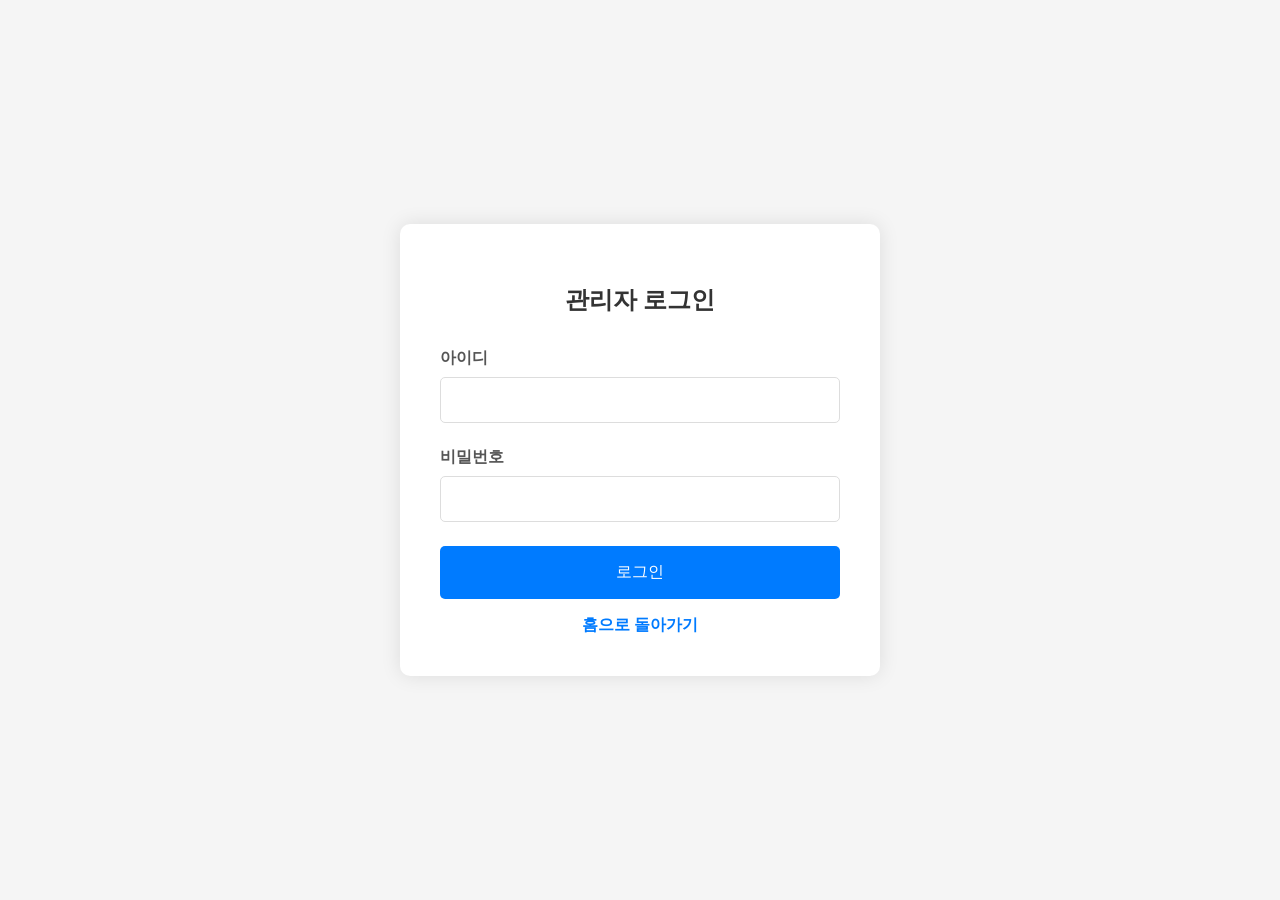
<file: admin-login.html>
<!DOCTYPE html>
<html lang="ko">
<head>
    <meta charset="UTF-8">
    <meta name="viewport" content="width=device-width, initial-scale=1.0">
    <title>관리자 로그인</title>
    <style>
        body {
            font-family: Arial, sans-serif;
            margin: 0;
            padding: 0;
            display: flex;
            justify-content: center;
            align-items: center;
            min-height: 100vh;
            background-color: #f5f5f5;
            font-weight: bold;
        }
        .login-container {
            background-color: white;
            padding: 2.5rem;
            border-radius: 10px;
            box-shadow: 0 0 20px rgba(0,0,0,0.1);
            width: 100%;
            max-width: 400px;
        }
        h2 {
            text-align: center;
            color: #333;
            margin-bottom: 2rem;
        }
        .form-group {
            margin-bottom: 1.5rem;
        }
        label {
            display: block;
            margin-bottom: 0.5rem;
            color: #555;
        }
        input {
            width: 100%;
            padding: 0.8rem;
            border: 1px solid #ddd;
            border-radius: 5px;
            font-size: 1rem;
            box-sizing: border-box;
        }
        input:focus {
            outline: none;
            border-color: #007bff;
            box-shadow: 0 0 5px rgba(0,123,255,0.3);
        }
        button {
            width: 100%;
            padding: 1rem;
            background-color: #007bff;
            color: white;
            border: none;
            border-radius: 5px;
            font-size: 1rem;
            cursor: pointer;
            transition: background-color 0.3s;
        }
        button:hover {
            background-color: #0056b3;
        }
        .home-link {
            text-align: center;
            margin-top: 1rem;
        }
        .home-link a {
            color: #007bff;
            text-decoration: none;
        }
        .home-link a:hover {
            text-decoration: underline;
        }
    </style>
</head>
<body>
    <div class="login-container">
        <h2>관리자 로그인</h2>
        <form id="loginForm">
            <div class="form-group">
                <label for="username">아이디</label>
                <input type="text" id="username" required>
            </div>
            <div class="form-group">
                <label for="password">비밀번호</label>
                <input type="password" id="password" required>
            </div>
            <button type="button" onclick="checkLogin()">로그인</button>
        </form>
        <div class="home-link">
            <a href="index.html">홈으로 돌아가기</a>
        </div>
    </div>

    <script>
        function checkLogin() {
            const username = document.getElementById('username').value;
            const password = document.getElementById('password').value;

            if (username === 'basictech' && password === 'qwer1234') {
                window.location.href = 'consent-page.html';
            } else {
                alert('아이디 또는 비밀번호가 올바르지 않습니다.');
            }
        }

        // Enter 키로도 로그인 가능하도록 설정
        document.getElementById('loginForm').addEventListener('keypress', function(e) {
            if (e.key === 'Enter') {
                e.preventDefault();
                checkLogin();
            }
        });
    </script>
</body>
</html>
</file>
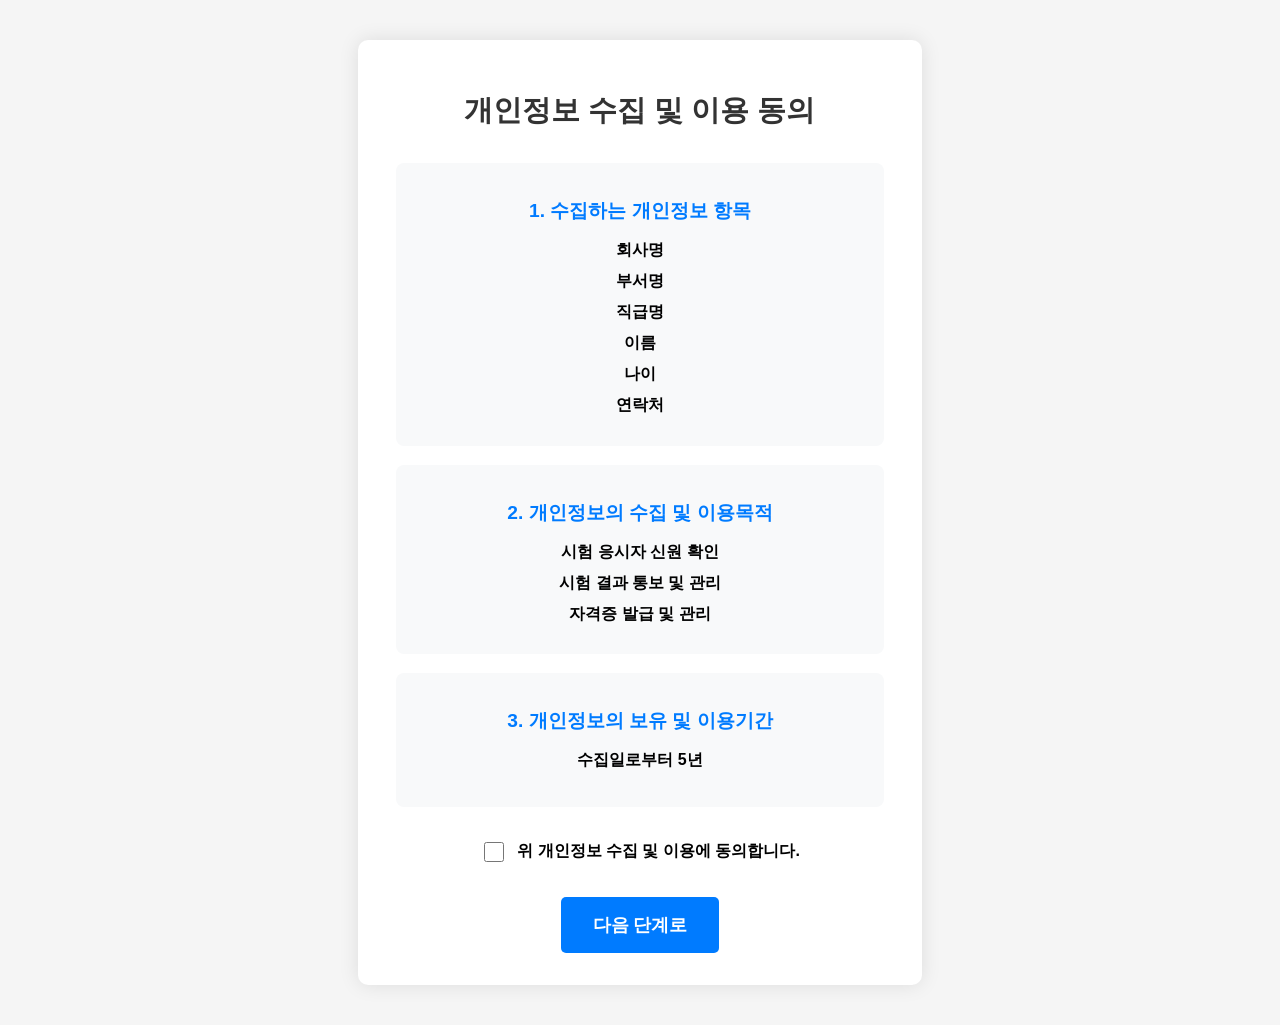
<file: consent-page.html>
<!DOCTYPE html>
<html lang="ko">
<head>
    <meta charset="UTF-8">
    <meta name="viewport" content="width=device-width, initial-scale=1.0">
    <title>개인정보 동의</title>
    <style>
        body {
            font-family: Arial, sans-serif;
            margin: 0;
            padding: 20px;
            background-color: #f5f5f5;
            min-height: 100vh;
            display: flex;
            flex-direction: column;
            align-items: center;
            font-weight: bold;  /* 전체 폰트 bold 처리 */
        }
        .container {
            max-width: 500px;  /* 800px에서 500px로 수정 */
            width: 90%;       /* 100%에서 90%로 수정 */
            background-color: white;
            padding: 2rem;
            border-radius: 10px;
            box-shadow: 0 0 20px rgba(0,0,0,0.1);
            margin: 20px auto;
            text-align: center;  /* 모든 텍스트 중앙 정렬 */
        }
        h1 {
            text-align: center;
            color: #333;
            margin-bottom: 2rem;
            font-size: 1.8rem;  /* 제목 크기 조정 */
        }
        .consent-text {
            margin-bottom: 2rem;
            line-height: 1.6;
            text-align: center;
        }
        .consent-section {
            background-color: #f8f9fa;
            padding: 1.2rem;    /* 1.5rem에서 1.2rem으로 수정 */
            border-radius: 8px;
            margin-bottom: 1.2rem;  /* 1.5rem에서 1.2rem으로 수정 */
            text-align: center;
            width: 90%;        /* 섹션 너비 추가 */
            margin-left: auto;
            margin-right: auto;
        }
        .consent-section h2 {
            color: #007bff;
            font-size: 1.2rem;
            margin-bottom: 1rem;
            text-align: center;
        }
        .consent-section ul {
            list-style: none;
            padding: 0;
            margin: 0;
            text-align: center;
        }
        .consent-section li {
            margin-bottom: 10px;
            text-align: center;
        }
        .consent-check {
            text-align: center;
            margin: 2rem 0;
        }
        .consent-check label {
            display: flex;
            align-items: center;
            justify-content: center;
            gap: 10px;
            cursor: pointer;
        }
        .consent-check input[type="checkbox"] {
            width: 20px;
            height: 20px;
        }
        .button-container {
            text-align: center;
            margin-top: 2rem;
        }
        button {
            padding: 1rem 2rem;
            font-size: 1.1rem;
            background-color: #007bff;
            color: white;
            border: none;
            border-radius: 5px;
            cursor: pointer;
            transition: background-color 0.3s;
            font-weight: bold;
        }
        button:hover {
            background-color: #0056b3;
        }
        button:disabled {
            background-color: #cccccc;
            cursor: not-allowed;
        }
    </style>
</head>
<body>
    <div class="container">
        <h1>개인정보 수집 및 이용 동의</h1>
        
        <div class="consent-section">
            <h2>1. 수집하는 개인정보 항목</h2>
            <ul>
                <li>회사명</li>
                <li>부서명</li>
                <li>직급명</li>
                <li>이름</li>
                <li>나이</li>
                <li>연락처</li>
            </ul>
        </div>

        <div class="consent-section">
            <h2>2. 개인정보의 수집 및 이용목적</h2>
            <ul>
                <li>시험 응시자 신원 확인</li>
                <li>시험 결과 통보 및 관리</li>
                <li>자격증 발급 및 관리</li>
            </ul>
        </div>

        <div class="consent-section">
            <h2>3. 개인정보의 보유 및 이용기간</h2>
            <p>수집일로부터 5년</p>
        </div>

        <div class="consent-check">
            <label>
                <input type="checkbox" id="consentCheckbox">
                <span>위 개인정보 수집 및 이용에 동의합니다.</span>
            </label>
        </div>

        <div class="button-container">
            <button onclick="checkConsent()">다음 단계로</button>
        </div>
    </div>

    <script>
        function checkConsent() {
            const checkbox = document.getElementById('consentCheckbox');
            if (checkbox.checked) {
                window.location.href = 'personal-info.html';
            } else {
                alert('개인정보 수집 및 이용에 동의해주세요.');
            }
        }
    </script>
</body>
</html>
</file>
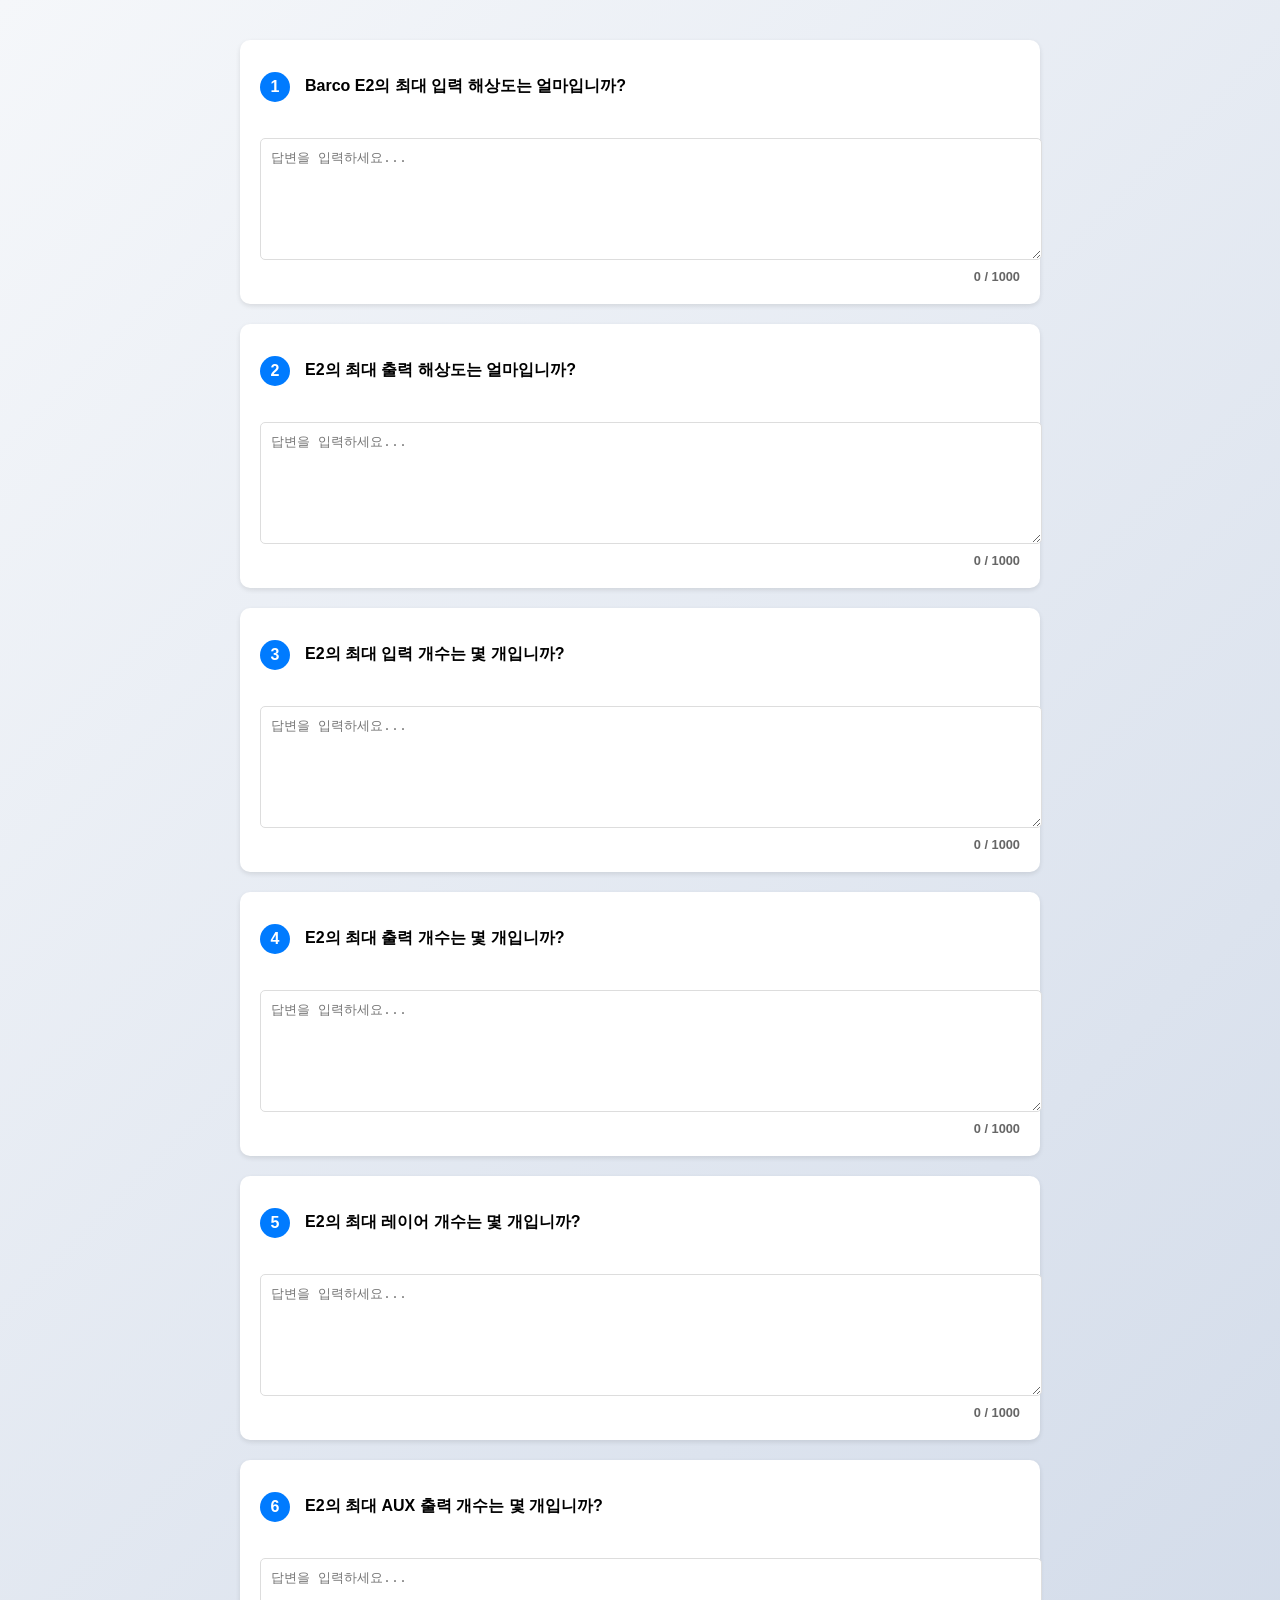
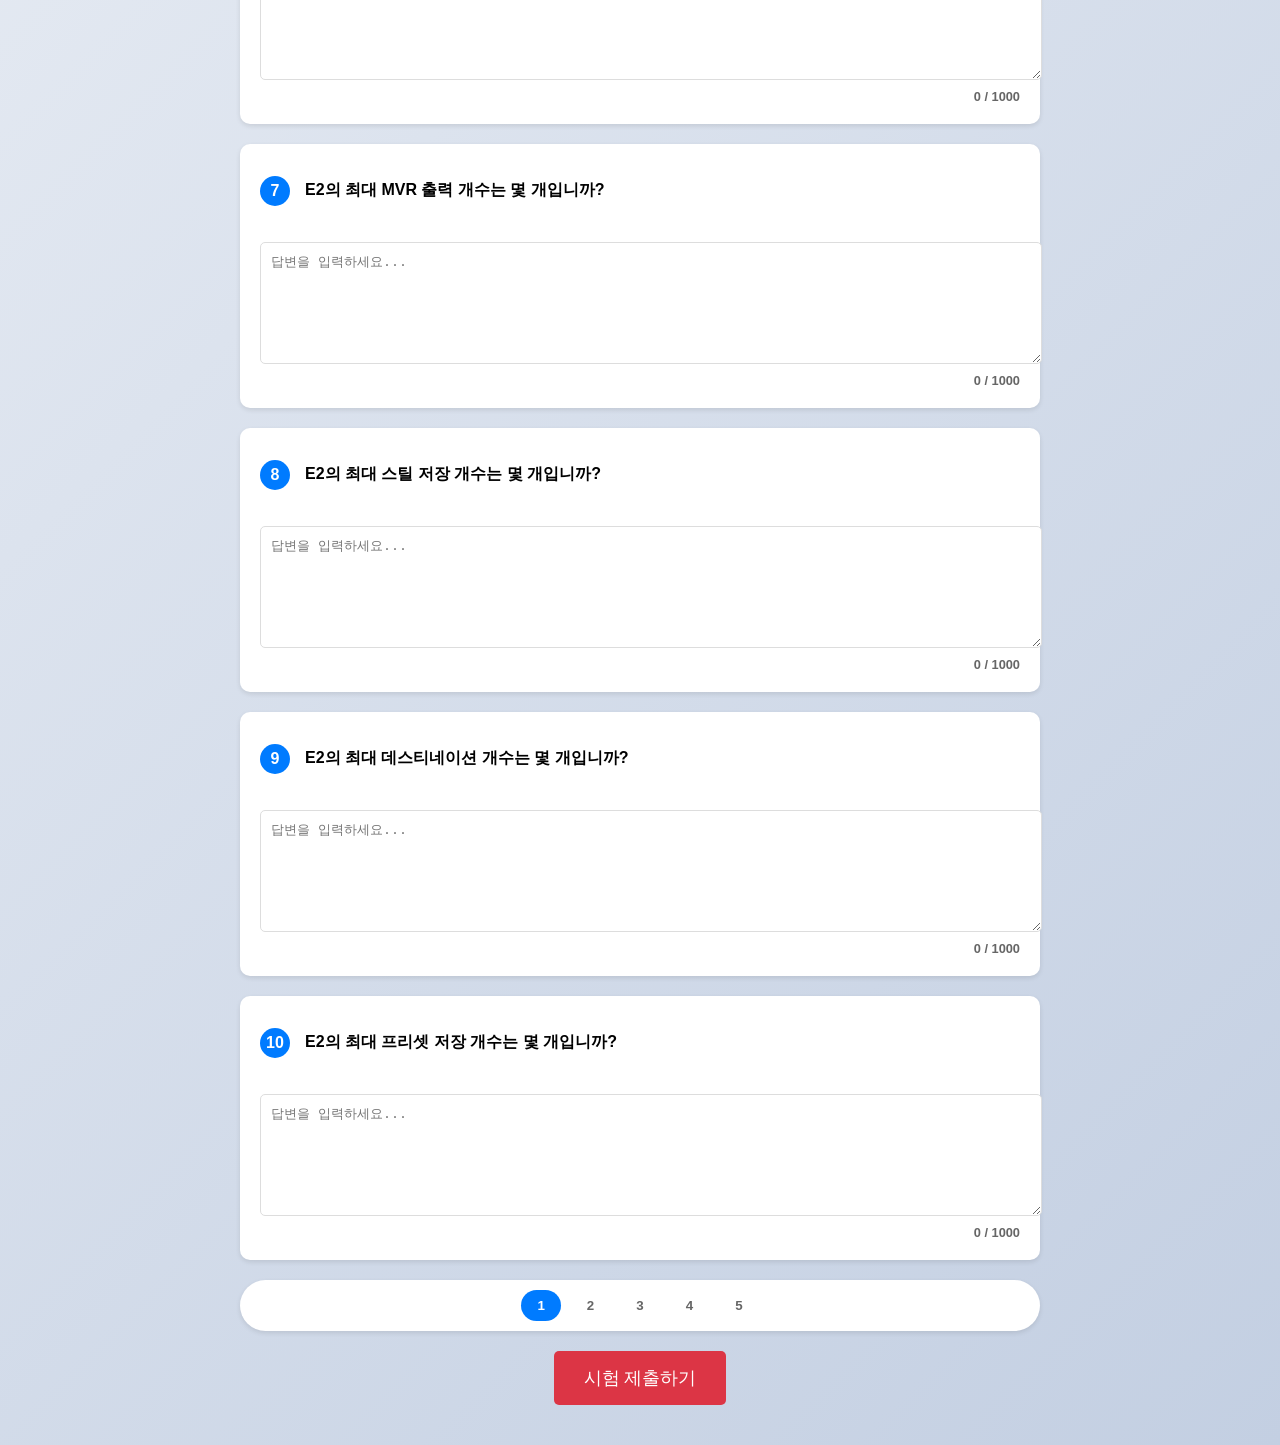
<file: exam.html>
<!DOCTYPE html>
<html lang="ko">
<head>
    <meta charset="UTF-8">
    <meta name="viewport" content="width=device-width, initial-scale=1.0">
    <title>Barco E2 Level 1 TEST</title>
    <style>
        body {
            font-family: Arial, sans-serif;
            margin: 0;
            padding: 20px;
            background: linear-gradient(135deg, #f5f7fa 0%, #c3cfe2 100%);
            font-weight: bold;
        }
        .quiz-container {
            max-width: 800px;
            width: 90%;
            margin: 20px auto;
        }
        .question {
            background: white;
            padding: 20px;
            border-radius: 10px;
            margin-bottom: 20px;
            box-shadow: 0 2px 5px rgba(0,0,0,0.1);
        }
        .question-content {
            display: flex;
            align-items: center;
            margin-bottom: 15px;
        }
        .question-number {
            background: #007bff;
            color: white;
            width: 30px;
            height: 30px;
            border-radius: 50%;
            display: flex;
            align-items: center;
            justify-content: center;
            margin-right: 15px;
            font-weight: bold;
        }
        .answer-input {
            width: 100%;
            min-height: 100px;
            padding: 10px;
            border: 1px solid #ddd;
            border-radius: 5px;
            margin-top: 10px;
            resize: vertical;
        }
        .char-count {
            text-align: right;
            color: #666;
            font-size: 0.8rem;
            margin-top: 5px;
        }
        .quiz-pagination {
            display: flex;
            justify-content: center;
            gap: 10px;
            margin: 20px 0;
            background: white;
            padding: 10px;
            border-radius: 50px;
            box-shadow: 0 2px 5px rgba(0,0,0,0.1);
        }
        .quiz-pagination button {
            padding: 8px 16px;
            border: none;
            background: transparent;
            cursor: pointer;
            border-radius: 20px;
            color: #666;
            font-weight: bold;
        }
        .quiz-pagination button.active {
            background: #007bff;
            color: white;
        }
        .quiz-pagination button:hover {
            background: #f0f0f0;
        }
        .quiz-pagination button.active:hover {
            background: #0056b3;
        }
        #submitButton {
            display: block;
            margin: 20px auto;
            padding: 15px 30px;
            background: #dc3545;
            color: white;
            border: none;
            border-radius: 5px;
            font-size: 1.1rem;
            cursor: pointer;
            transition: background-color 0.3s;
        }
        #submitButton:hover {
            background: #c82333;
        }
        .modal {
            display: none;
            position: fixed;
            top: 0;
            left: 0;
            width: 100%;
            height: 100%;
            background: rgba(0,0,0,0.5);
            justify-content: center;
            align-items: center;
        }
        .modal-content {
            background: white;
            padding: 20px;
            border-radius: 10px;
            text-align: center;
            max-width: 400px;
            width: 90%;
        }
        .modal-buttons {
            display: flex;
            justify-content: center;
            gap: 10px;
            margin-top: 20px;
        }
        .modal-buttons button {
            padding: 10px 20px;
            border: none;
            border-radius: 5px;
            cursor: pointer;
        }
        .confirm-btn {
            background: #dc3545;
            color: white;
        }
        .cancel-btn {
            background: #6c757d;
            color: white;
        }
    </style>
</head>
<body> 
    <div class="quiz-container">
        <!-- 1페이지 (1-10번 문제) -->
        <div class="page" id="page1">
            <div class="question">
                <div class="question-content">
                    <span class="question-number">1</span>
                    <p>Barco E2의 최대 입력 해상도는 얼마입니까?</p>
                </div>
                <textarea class="answer-input" placeholder="답변을 입력하세요..." maxlength="1000" data-question="1"></textarea>
                <div class="char-count">0 / 1000</div>
            </div>

            <div class="question">
                <div class="question-content">
                    <span class="question-number">2</span>
                    <p>E2의 최대 출력 해상도는 얼마입니까?</p>
                </div>
                <textarea class="answer-input" placeholder="답변을 입력하세요..." maxlength="1000" data-question="2"></textarea>
                <div class="char-count">0 / 1000</div>
            </div>

            <div class="question">
                <div class="question-content">
                    <span class="question-number">3</span>
                    <p>E2의 최대 입력 개수는 몇 개입니까?</p>
                </div>
                <textarea class="answer-input" placeholder="답변을 입력하세요..." maxlength="1000" data-question="3"></textarea>
                <div class="char-count">0 / 1000</div>
            </div>

            <div class="question">
                <div class="question-content">
                    <span class="question-number">4</span>
                    <p>E2의 최대 출력 개수는 몇 개입니까?</p>
                </div>
                <textarea class="answer-input" placeholder="답변을 입력하세요..." maxlength="1000" data-question="4"></textarea>
                <div class="char-count">0 / 1000</div>
            </div>

            <div class="question">
                <div class="question-content">
                    <span class="question-number">5</span>
                    <p>E2의 최대 레이어 개수는 몇 개입니까?</p>
                </div>
                <textarea class="answer-input" placeholder="답변을 입력하세요..." maxlength="1000" data-question="5"></textarea>
                <div class="char-count">0 / 1000</div>
            </div>

            <div class="question">
                <div class="question-content">
                    <span class="question-number">6</span>
                    <p>E2의 최대 AUX 출력 개수는 몇 개입니까?</p>
                </div>
                <textarea class="answer-input" placeholder="답변을 입력하세요..." maxlength="1000" data-question="6"></textarea>
                <div class="char-count">0 / 1000</div>
            </div>

            <div class="question">
                <div class="question-content">
                    <span class="question-number">7</span>
                    <p>E2의 최대 MVR 출력 개수는 몇 개입니까?</p>
                </div>
                <textarea class="answer-input" placeholder="답변을 입력하세요..." maxlength="1000" data-question="7"></textarea>
                <div class="char-count">0 / 1000</div>
            </div>

            <div class="question">
                <div class="question-content">
                    <span class="question-number">8</span>
                    <p>E2의 최대 스틸 저장 개수는 몇 개입니까?</p>
                </div>
                <textarea class="answer-input" placeholder="답변을 입력하세요..." maxlength="1000" data-question="8"></textarea>
                <div class="char-count">0 / 1000</div>
            </div>

            <div class="question">
                <div class="question-content">
                    <span class="question-number">9</span>
                    <p>E2의 최대 데스티네이션 개수는 몇 개입니까?</p>
                </div>
                <textarea class="answer-input" placeholder="답변을 입력하세요..." maxlength="1000" data-question="9"></textarea>
                <div class="char-count">0 / 1000</div>
            </div>

            <div class="question">
                <div class="question-content">
                    <span class="question-number">10</span>
                    <p>E2의 최대 프리셋 저장 개수는 몇 개입니까?</p>
                </div>
                <textarea class="answer-input" placeholder="답변을 입력하세요..." maxlength="1000" data-question="10"></textarea>
                <div class="char-count">0 / 1000</div>
            </div>
        </div>

        <!-- 2페이지 (11-20번 문제) -->
        <div class="page" id="page2" style="display: none;">
            <div class="question">
                <div class="question-content">
                    <span class="question-number">11</span>
                    <p>E2의 최대 User Key 저장 개수는 몇 개입니까?</p>
                </div>
                <textarea class="answer-input" placeholder="답변을 입력하세요..." maxlength="1000" data-question="11"></textarea>
                <div class="char-count">0 / 1000</div>
            </div>

            <div class="question">
                <div class="question-content">
                    <span class="question-number">12</span>
                    <p>E2의 최대 Source Key 저장 개수는 몇 개입니까?</p>
                </div>
                <textarea class="answer-input" placeholder="답변을 입력하세요..." maxlength="1000" data-question="12"></textarea>
                <div class="char-count">0 / 1000</div>
            </div>

            <div class="question">
                <div class="question-content">
                    <span class="question-number">13</span>
                    <p>E2의 최대 Background Key 저장 개수는 몇 개입니까?</p>
                </div>
                <textarea class="answer-input" placeholder="답변을 입력하세요..." maxlength="1000" data-question="13"></textarea>
                <div class="char-count">0 / 1000</div>
            </div>

            <div class="question">
                <div class="question-content">
                    <span class="question-number">14</span>
                    <p>E2의 최대 Cue Key 저장 개수는 몇 개입니까?</p>
                </div>
                <textarea class="answer-input" placeholder="답변을 입력하세요..." maxlength="1000" data-question="14"></textarea>
                <div class="char-count">0 / 1000</div>
            </div>

            <div class="question">
                <div class="question-content">
                    <span class="question-number">15</span>
                    <p>E2의 최대 Destination Key 저장 개수는 몇 개입니까?</p>
                </div>
                <textarea class="answer-input" placeholder="답변을 입력하세요..." maxlength="1000" data-question="15"></textarea>
                <div class="char-count">0 / 1000</div>
            </div>

            <div class="question">
                <div class="question-content">
                    <span class="question-number">16</span>
                    <p>E2의 최대 Layer Key 저장 개수는 몇 개입니까?</p>
                </div>
                <textarea class="answer-input" placeholder="답변을 입력하세요..." maxlength="1000" data-question="16"></textarea>
                <div class="char-count">0 / 1000</div>
            </div>

            <div class="question">
                <div class="question-content">
                    <span class="question-number">17</span>
                    <p>E2의 최대 User Key Bank 저장 개수는 몇 개입니까?</p>
                </div>
                <textarea class="answer-input" placeholder="답변을 입력하세요..." maxlength="1000" data-question="17"></textarea>
                <div class="char-count">0 / 1000</div>
            </div>

            <div class="question">
                <div class="question-content">
                    <span class="question-number">18</span>
                    <p>E2의 최대 Screen Destination 개수는 몇 개입니까?</p>
                </div>
                <textarea class="answer-input" placeholder="답변을 입력하세요..." maxlength="1000" data-question="18"></textarea>
                <div class="char-count">0 / 1000</div>
            </div>

            <div class="question">
                <div class="question-content">
                    <span class="question-number">19</span>
                    <p>E2의 최대 Aux Destination 개수는 몇 개입니까?</p>
                </div>
                <textarea class="answer-input" placeholder="답변을 입력하세요..." maxlength="1000" data-question="19"></textarea>
                <div class="char-count">0 / 1000</div>
            </div>

            <div class="question">
                <div class="question-content">
                    <span class="question-number">20</span>
                    <p>E2의 최대 MVR Destination 개수는 몇 개입니까?</p>
                </div>
                <textarea class="answer-input" placeholder="답변을 입력하세요..." maxlength="1000" data-question="20"></textarea>
                <div class="char-count">0 / 1000</div>
            </div>
        </div>

        <!-- 3페이지 (21-30번 문제) -->
        <div class="page" id="page3" style="display: none;">
            <div class="question">
                <div class="question-content">
                    <span class="question-number">21</span>
                    <p>E2의 Native Rate는 무엇입니까?</p>
                </div>
                <textarea class="answer-input" placeholder="답변을 입력하세요..." maxlength="1000" data-question="21"></textarea>
                <div class="char-count">0 / 1000</div>
            </div>

            <div class="question">
                <div class="question-content">
                    <span class="question-number">22</span>
                    <p>E2의 최대 Input Card 개수는 몇 개입니까?</p>
                </div>
                <textarea class="answer-input" placeholder="답변을 입력하세요..." maxlength="1000" data-question="22"></textarea>
                <div class="char-count">0 / 1000</div>
            </div>

            <div class="question">
                <div class="question-content">
                    <span class="question-number">23</span>
                    <p>E2의 최대 Output Card 개수는 몇 개입니까?</p>
                </div>
                <textarea class="answer-input" placeholder="답변을 입력하세요..." maxlength="1000" data-question="23"></textarea>
                <div class="char-count">0 / 1000</div>
            </div>

            <div class="question">
                <div class="question-content">
                    <span class="question-number">24</span>
                    <p>E2의 최대 VPU Card 개수는 몇 개입니까?</p>
                </div>
                <textarea class="answer-input" placeholder="답변을 입력하세요..." maxlength="1000" data-question="24"></textarea>
                <div class="char-count">0 / 1000</div>
            </div>

            <div class="question">
                <div class="question-content">
                    <span class="question-number">25</span>
                    <p>E2의 최대 MVPU Card 개수는 몇 개입니까?</p>
                </div>
                <textarea class="answer-input" placeholder="답변을 입력하세요..." maxlength="1000" data-question="25"></textarea>
                <div class="char-count">0 / 1000</div>
            </div>

            <div class="question">
                <div class="question-content">
                    <span class="question-number">26</span>
                    <p>E2의 최대 Expansion Link Card 개수는 몇 개입니까?</p>
                </div>
                <textarea class="answer-input" placeholder="답변을 입력하세요..." maxlength="1000" data-question="26"></textarea>
                <div class="char-count">0 / 1000</div>
            </div>

            <div class="question">
                <div class="question-content">
                    <span class="question-number">27</span>
                    <p>E2의 최대 Genlock Card 개수는 몇 개입니까?</p>
                </div>
                <textarea class="answer-input" placeholder="답변을 입력하세요..." maxlength="1000" data-question="27"></textarea>
                <div class="char-count">0 / 1000</div>
            </div>

            <div class="question">
                <div class="question-content">
                    <span class="question-number">28</span>
                    <p>E2의 최대 Controller Card 개수는 몇 개입니까?</p>
                </div>
                <textarea class="answer-input" placeholder="답변을 입력하세요..." maxlength="1000" data-question="28"></textarea>
                <div class="char-count">0 / 1000</div>
            </div>

            <div class="question">
                <div class="question-content">
                    <span class="question-number">29</span>
                    <p>E2의 최대 External Link Card 개수는 몇 개입니까?</p>
                </div>
                <textarea class="answer-input" placeholder="답변을 입력하세요..." maxlength="1000" data-question="29"></textarea>
                <div class="char-count">0 / 1000</div>
            </div>

            <div class="question">
                <div class="question-content">
                    <span class="question-number">30</span>
                    <p>E2의 최대 Power Supply 개수는 몇 개입니까?</p>
                </div>
                <textarea class="answer-input" placeholder="답변을 입력하세요..." maxlength="1000" data-question="30"></textarea>
                <div class="char-count">0 / 1000</div>
            </div>
        </div>

        <!-- 4페이지 (31-40번 문제) -->
        <div class="page" id="page4" style="display: none;">
            <div class="question">
                <div class="question-content">
                    <span class="question-number">31</span>
                    <p>E2의 Input Card에서 지원하는 입력 신호 종류를 모두 나열하시오.</p>
                </div>
                <textarea class="answer-input" placeholder="답변을 입력하세요..." maxlength="1000" data-question="31"></textarea>
                <div class="char-count">0 / 1000</div>
            </div>

            <div class="question">
                <div class="question-content">
                    <span class="question-number">32</span>
                    <p>E2의 Output Card에서 지원하는 출력 신호 종류를 모두 나열하시오.</p>
                </div>
                <textarea class="answer-input" placeholder="답변을 입력하세요..." maxlength="1000" data-question="32"></textarea>
                <div class="char-count">0 / 1000</div>
            </div>

            <div class="question">
                <div class="question-content">
                    <span class="question-number">33</span>
                    <p>E2의 VPU Card의 역할은 무엇입니까?</p>
                </div>
                <textarea class="answer-input" placeholder="답변을 입력하세요..." maxlength="1000" data-question="33"></textarea>
                <div class="char-count">0 / 1000</div>
            </div>

            <div class="question">
                <div class="question-content">
                    <span class="question-number">34</span>
                    <p>E2의 MVPU Card의 역할은 무엇입니까?</p>
                </div>
                <textarea class="answer-input" placeholder="답변을 입력하세요..." maxlength="1000" data-question="34"></textarea>
                <div class="char-count">0 / 1000</div>
            </div>

            <div class="question">
                <div class="question-content">
                    <span class="question-number">35</span>
                    <p>E2의 Expansion Link Card의 역할은 무엇입니까?</p>
                </div>
                <textarea class="answer-input" placeholder="답변을 입력하세요..." maxlength="1000" data-question="35"></textarea>
                <div class="char-count">0 / 1000</div>
            </div>

            <div class="question">
                <div class="question-content">
                    <span class="question-number">36</span>
                    <p>E2의 Genlock Card의 역할은 무엇입니까?</p>
                </div>
                <textarea class="answer-input" placeholder="답변을 입력하세요..." maxlength="1000" data-question="36"></textarea>
                <div class="char-count">0 / 1000</div>
            </div>

            <div class="question">
                <div class="question-content">
                    <span class="question-number">37</span>
                    <p>E2의 Controller Card의 역할은 무엇입니까?</p>
                </div>
                <textarea class="answer-input" placeholder="답변을 입력하세요..." maxlength="1000" data-question="37"></textarea>
                <div class="char-count">0 / 1000</div>
            </div>

            <div class="question">
                <div class="question-content">
                    <span class="question-number">38</span>
                    <p>E2의 External Link Card의 역할은 무엇입니까?</p>
                </div>
                <textarea class="answer-input" placeholder="답변을 입력하세요..." maxlength="1000" data-question="38"></textarea>
                <div class="char-count">0 / 1000</div>
            </div>

            <div class="question">
                <div class="question-content">
                    <span class="question-number">39</span>
                    <p>E2의 Power Supply의 역할은 무엇입니까?</p>
                </div>
                <textarea class="answer-input" placeholder="답변을 입력하세요..." maxlength="1000" data-question="39"></textarea>
                <div class="char-count">0 / 1000</div>
            </div>

            <div class="question">
                <div class="question-content">
                    <span class="question-number">40</span>
                    <p>E2의 각 Card들의 배치 순서를 설명하시오.</p>
                </div>
                <textarea class="answer-input" placeholder="답변을 입력하세요..." maxlength="1000" data-question="40"></textarea>
                <div class="char-count">0 / 1000</div>
            </div>
        </div>

        <!-- 5페이지 (41-50번 문제) -->
        <div class="page" id="page5" style="display: none;">
            <div class="question">
                <div class="question-content">
                    <span class="question-number">41</span>
                    <p>E2의 Layer Mode의 종류와 특징을 설명하시오.</p>
                </div>
                <textarea class="answer-input" placeholder="답변을 입력하세요..." maxlength="1000" data-question="41"></textarea>
                <div class="char-count">0 / 1000</div>
            </div>

            <div class="question">
                <div class="question-content">
                    <span class="question-number">42</span>
                    <p>E2의 Background Mode의 종류와 특징을 설명하시오.</p>
                </div>
                <textarea class="answer-input" placeholder="답변을 입력하세요..." maxlength="1000" data-question="42"></textarea>
                <div class="char-count">0 / 1000</div>
            </div>

            <div class="question">
                <div class="question-content">
                    <span class="question-number">43</span>
                    <p>E2의 Transition Effect의 종류와 특징을 설명하시오.</p>
                </div>
                <textarea class="answer-input" placeholder="답변을 입력하세요..." maxlength="1000" data-question="43"></textarea>
                <div class="char-count">0 / 1000</div>
            </div>

            <div class="question">
                <div class="question-content">
                    <span class="question-number">44</span>
                    <p>E2의 Source Mode의 종류와 특징을 설명하시오.</p>
                </div>
                <textarea class="answer-input" placeholder="답변을 입력하세요..." maxlength="1000" data-question="44"></textarea>
                <div class="char-count">0 / 1000</div>
            </div>

            <div class="question">
                <div class="question-content">
                    <span class="question-number">45</span>
                    <p>E2의 Test Pattern의 종류와 특징을 설명하시오.</p>
                </div>
                <textarea class="answer-input" placeholder="답변을 입력하세요..." maxlength="1000" data-question="45"></textarea>
                <div class="char-count">0 / 1000</div>
            </div>

            <div class="question">
                <div class="question-content">
                    <span class="question-number">46</span>
                    <p>E2의 Still Store의 특징과 사용법을 설명하시오.</p>
                </div>
                <textarea class="answer-input" placeholder="답변을 입력하세요..." maxlength="1000" data-question="46"></textarea>
                <div class="char-count">0 / 1000</div>
            </div>

            <div class="question">
                <div class="question-content">
                    <span class="question-number">47</span>
                    <p>E2의 Preset의 특징과 사용법을 설명하시오.</p>
                </div>
                <textarea class="answer-input" placeholder="답변을 입력하세요..." maxlength="1000" data-question="47"></textarea>
                <div class="char-count">0 / 1000</div>
            </div>

            <div class="question">
                <div class="question-content">
                    <span class="question-number">48</span>
                    <p>E2의 Cue의 특징과 사용법을 설명하시오.</p>
                </div>
                <textarea class="answer-input" placeholder="답변을 입력하세요..." maxlength="1000" data-question="48"></textarea>
                <div class="char-count">0 / 1000</div>
            </div>

            <div class="question">
                <div class="question-content">
                    <span class="question-number">49</span>
                    <p>E2의 User Key의 특징과 사용법을 설명하시오.</p>
                </div>
                <textarea class="answer-input" placeholder="답변을 입력하세요..." maxlength="1000" data-question="49"></textarea>
                <div class="char-count">0 / 1000</div>
            </div>

            <div class="question">
                <div class="question-content">
                    <span class="question-number">50</span>
                    <p>E2의 Source Key의 특징과 사용법을 설명하시오.</p>
                </div>
                <textarea class="answer-input" placeholder="답변을 입력하세요..." maxlength="1000" data-question="50"></textarea>
                <div class="char-count">0 / 1000</div>
            </div>
        </div>

        <!-- 페이지네이션 -->
        <div class="quiz-pagination">
            <button onclick="showPage(1)" class="active">1</button>
            <button onclick="showPage(2)">2</button>
            <button onclick="showPage(3)">3</button>
            <button onclick="showPage(4)">4</button>
            <button onclick="showPage(5)">5</button>
        </div>

        <!-- 제출 버튼 -->
        <button id="submitButton">시험 제출하기</button>
    </div>

    <!-- 제출 확인 모달 -->
    <div id="submitModal" class="modal">
        <div class="modal-content">
            <h2>시험 제출</h2>
            <p>정말로 시험을 제출하시겠습니까?</p>
            <div class="modal-buttons">
                <button class="confirm-btn" onclick="submitExam()">확인</button>
                <button class="cancel-btn" onclick="closeModal()">취소</button>
            </div>
        </div>
    </div>

    <script>
        // 현재 페이지 표시
        function showPage(pageNumber) {
            document.querySelectorAll('.page').forEach(page => {
                page.style.display = 'none';
            });
            document.getElementById(`page${pageNumber}`).style.display = 'block';
            
            // 페이지네이션 버튼 활성화 상태 업데이트
            document.querySelectorAll('.quiz-pagination button').forEach(button => {
                button.classList.remove('active');
            });
            document.querySelector(`.quiz-pagination button:nth-child(${pageNumber})`).classList.add('active');
        }

        // 답변 자동 저장
        document.querySelectorAll('.answer-input').forEach(textarea => {
            textarea.addEventListener('input', function() {
                const questionNumber = this.dataset.question;
                const answer = this.value;
                localStorage.setItem(`question_${questionNumber}`, answer);
                
                // 글자 수 카운트 업데이트
                const charCount = this.nextElementSibling;
                charCount.textContent = `${this.value.length} / 1000`;
            });
        });

        // 저장된 답변 불러오기
        function loadSavedAnswers() {
            document.querySelectorAll('.answer-input').forEach(textarea => {
                const questionNumber = textarea.dataset.question;
                const savedAnswer = localStorage.getItem(`question_${questionNumber}`);
                if (savedAnswer) {
                    textarea.value = savedAnswer;
                    textarea.nextElementSibling.textContent = `${savedAnswer.length} / 1000`;
                }
            });
        }

        // 제출 모달 표시
        document.getElementById('submitButton').addEventListener('click', function() {
            document.getElementById('submitModal').style.display = 'flex';
        });

        // 모달 닫기
        function closeModal() {
            document.getElementById('submitModal').style.display = 'none';
        }

        // 시험 제출
        function submitExam() {
            const answers = {};
            document.querySelectorAll('.answer-input').forEach(textarea => {
                const questionNumber = textarea.dataset.question;
                answers[questionNumber] = textarea.value;
            });

            // 답안 저장
            localStorage.setItem('examAnswers', JSON.stringify(answers));
            localStorage.setItem('examSubmitted', 'true');
            localStorage.setItem('submitTime', new Date().toISOString());

            alert('시험이 성공적으로 제출되었습니다.');
            window.location.href = 'index.html'; // 시험 완료 후 메인 페이지로 이동
        }

        // 페이지 로드 시 실행
        document.addEventListener('DOMContentLoaded', function() {
            showPage(1); // 첫 페이지 표시
            loadSavedAnswers(); // 저장된 답변 불러오기
        });

        // ESC 키로 모달 닫기
        document.addEventListener('keydown', function(event) {
            if (event.key === 'Escape') {
                closeModal();
            }
        });

        // 모달 외부 클릭 시 닫기
        window.onclick = function(event) {
            if (event.target === document.getElementById('submitModal')) {
                closeModal();
            }
        }
    </script>
</body>
</html>
</file>
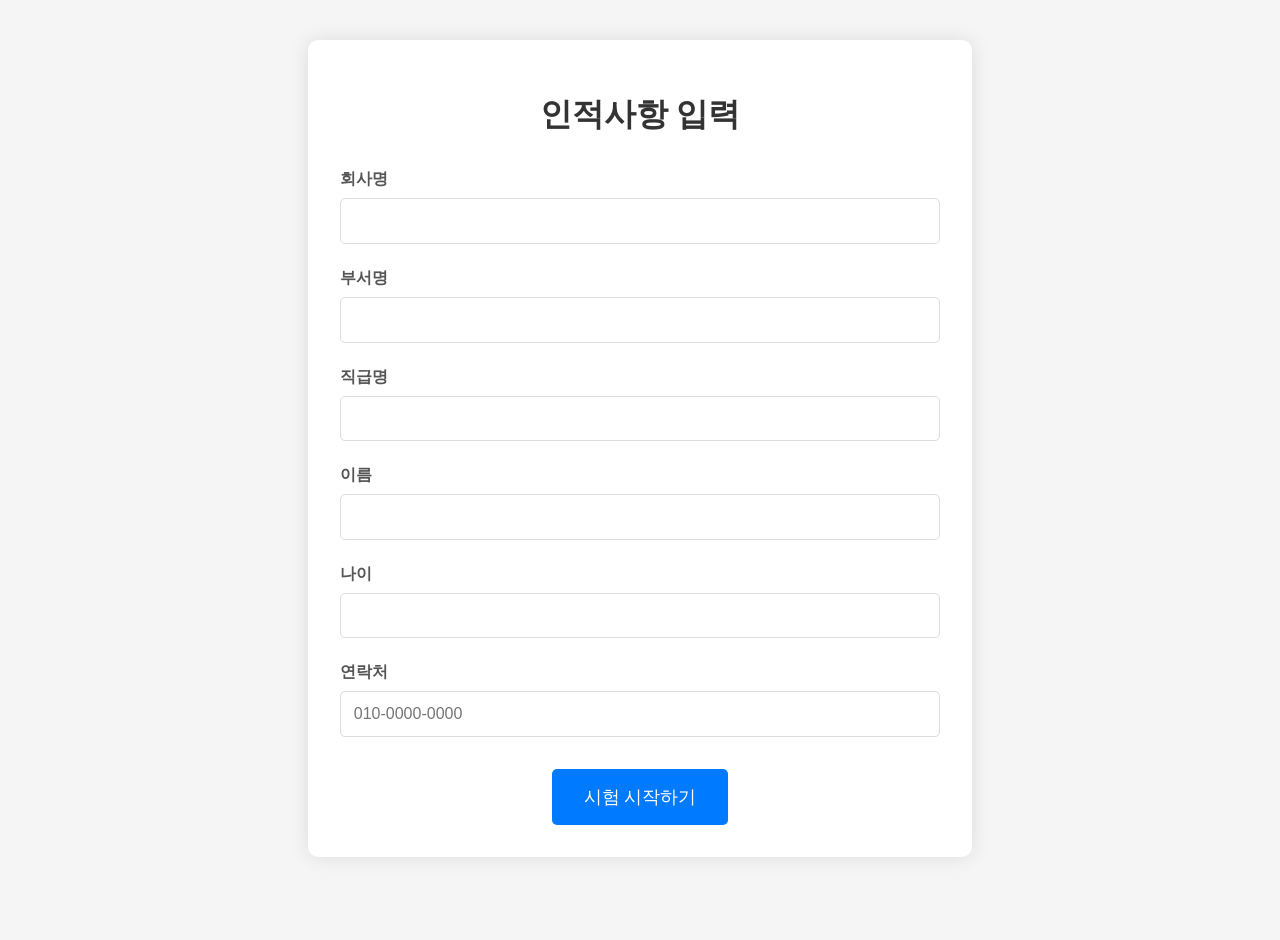
<file: personal-info.html>
<!DOCTYPE html>
<html lang="ko">
<head>
    <meta charset="UTF-8">
    <meta name="viewport" content="width=device-width, initial-scale=1.0">
    <title>인적사항 입력</title>
    <style>
        body {
            font-family: Arial, sans-serif;
            margin: 0;
            padding: 20px;
            background-color: #f5f5f5;
            min-height: 100vh;
            display: flex;
            flex-direction: column;
            align-items: center;
            font-weight: bold;
        }
        .container {
            max-width: 600px;
            width: 100%;
            background-color: white;
            padding: 2rem;
            border-radius: 10px;
            box-shadow: 0 0 20px rgba(0,0,0,0.1);
            margin: 20px auto;
        }
        h1 {
            text-align: center;
            color: #333;
            margin-bottom: 2rem;
        }
        .form-group {
            margin-bottom: 1.5rem;
        }
        label {
            display: block;
            margin-bottom: 0.5rem;
            color: #555;
            font-weight: bold;
        }
        input {
            width: 100%;
            padding: 0.8rem;
            border: 1px solid #ddd;
            border-radius: 5px;
            font-size: 1rem;
            box-sizing: border-box;
        }
        input:focus {
            outline: none;
            border-color: #007bff;
            box-shadow: 0 0 5px rgba(0,123,255,0.3);
        }
        .button-container {
            text-align: center;
            margin-top: 2rem;
        }
        button {
            padding: 1rem 2rem;
            font-size: 1.1rem;
            background-color: #007bff;
            color: white;
            border: none;
            border-radius: 5px;
            cursor: pointer;
            transition: background-color 0.3s;
        }
        button:hover {
            background-color: #0056b3;
        }
        .error {
            color: #dc3545;
            font-size: 0.9rem;
            margin-top: 0.3rem;
            display: none;
        }
    </style>
</head>
<body>
    <div class="container">
        <h1>인적사항 입력</h1>
        <form id="personalInfoForm" onsubmit="return validateForm(event)">
            <div class="form-group">
                <label for="company">회사명</label>
                <input type="text" id="company" required>
                <div class="error" id="company-error">회사명을 입력해주세요.</div>
            </div>
            
            <div class="form-group">
                <label for="department">부서명</label>
                <input type="text" id="department" required>
                <div class="error" id="department-error">부서명을 입력해주세요.</div>
            </div>

            <div class="form-group">
                <label for="position">직급명</label>
                <input type="text" id="position" required>
                <div class="error" id="position-error">직급명을 입력해주세요.</div>
            </div>

            <div class="form-group">
                <label for="name">이름</label>
                <input type="text" id="name" required>
                <div class="error" id="name-error">이름을 입력해주세요.</div>
            </div>

            <div class="form-group">
                <label for="age">나이</label>
                <input type="number" id="age" required min="1">
                <div class="error" id="age-error">올바른 나이를 입력해주세요.</div>
            </div>

            <div class="form-group">
                <label for="phone">연락처</label>
                <input type="tel" id="phone" required placeholder="010-0000-0000">
                <div class="error" id="phone-error">올바른 연락처 형식으로 입력해주세요.</div>
            </div>

            <div class="button-container">
                <button type="submit">시험 시작하기</button>
            </div>
        </form>
    </div>

    <script>
        function validateForm(event) {
            event.preventDefault();
            
            const fields = ['company', 'department', 'position', 'name', 'age', 'phone'];
            let isValid = true;

            // 기본 필드 검증
            fields.forEach(field => {
                const value = document.getElementById(field).value.trim();
                const errorElement = document.getElementById(`${field}-error`);
                
                if (!value) {
                    isValid = false;
                    errorElement.style.display = 'block';
                    document.getElementById(field).style.borderColor = '#dc3545';
                } else {
                    errorElement.style.display = 'none';
                    document.getElementById(field).style.borderColor = '#ddd';
                }
            });

            // 전화번호 형식 검증
            const phonePattern = /^010-\d{4}-\d{4}$/;
            const phone = document.getElementById('phone').value;
            if (!phonePattern.test(phone)) {
                isValid = false;
                document.getElementById('phone-error').style.display = 'block';
                document.getElementById('phone').style.borderColor = '#dc3545';
            }

            if (isValid) {
                // 사용자 정보 저장
                const userInfo = {
                    company: document.getElementById('company').value,
                    department: document.getElementById('department').value,
                    position: document.getElementById('position').value,
                    name: document.getElementById('name').value,
                    age: document.getElementById('age').value,
                    phone: document.getElementById('phone').value
                };
                localStorage.setItem('userInfo', JSON.stringify(userInfo));

                // 시험 페이지로 이동
                window.location.href = 'exam.html';
            }

            return false;
        }

        // 전화번호 자동 하이픈 추가
        document.getElementById('phone').addEventListener('input', function(e) {
            let value = e.target.value.replace(/[^0-9]/g, '');
            if (value.length > 3 && value.length <= 7) {
                value = value.slice(0,3) + "-" + value.slice(3);
            } else if (value.length > 7) {
                value = value.slice(0,3) + "-" + value.slice(3,7) + "-" + value.slice(7,11);
            }
            e.target.value = value;
        });
    </script>
</body>
</html>
</file>
